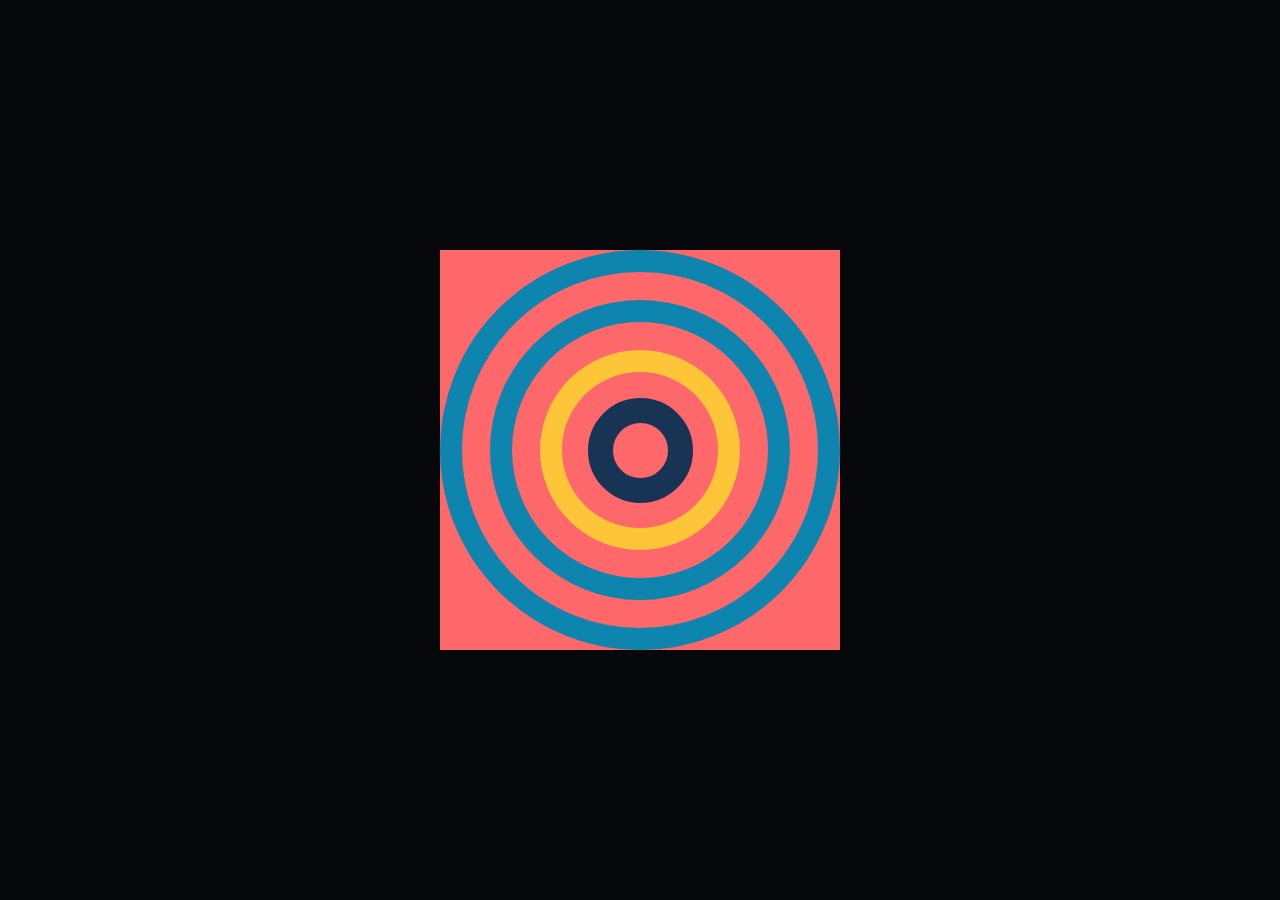
<file: index.html>
<!DOCTYPE html>
<html lang="en">
    <head>
        <meta charset="UTF-8" />
        <meta name="viewport" content="width=device-width, initial-scale=1.0" />
        <link rel="stylesheet" href="style.css" />
        <title>PlayCss</title>
    </head>

    <body class="flexbox">
        <div class="mainbox flexbox">
            <div class="circle4 flexbox c"></div>
            <div class="circle3 flexbox c"></div>
            <div class="circle2 flexbox c"></div>
            <div class="circle1 flexbox c"></div>
        </div>
    </body>
</html>
</file>
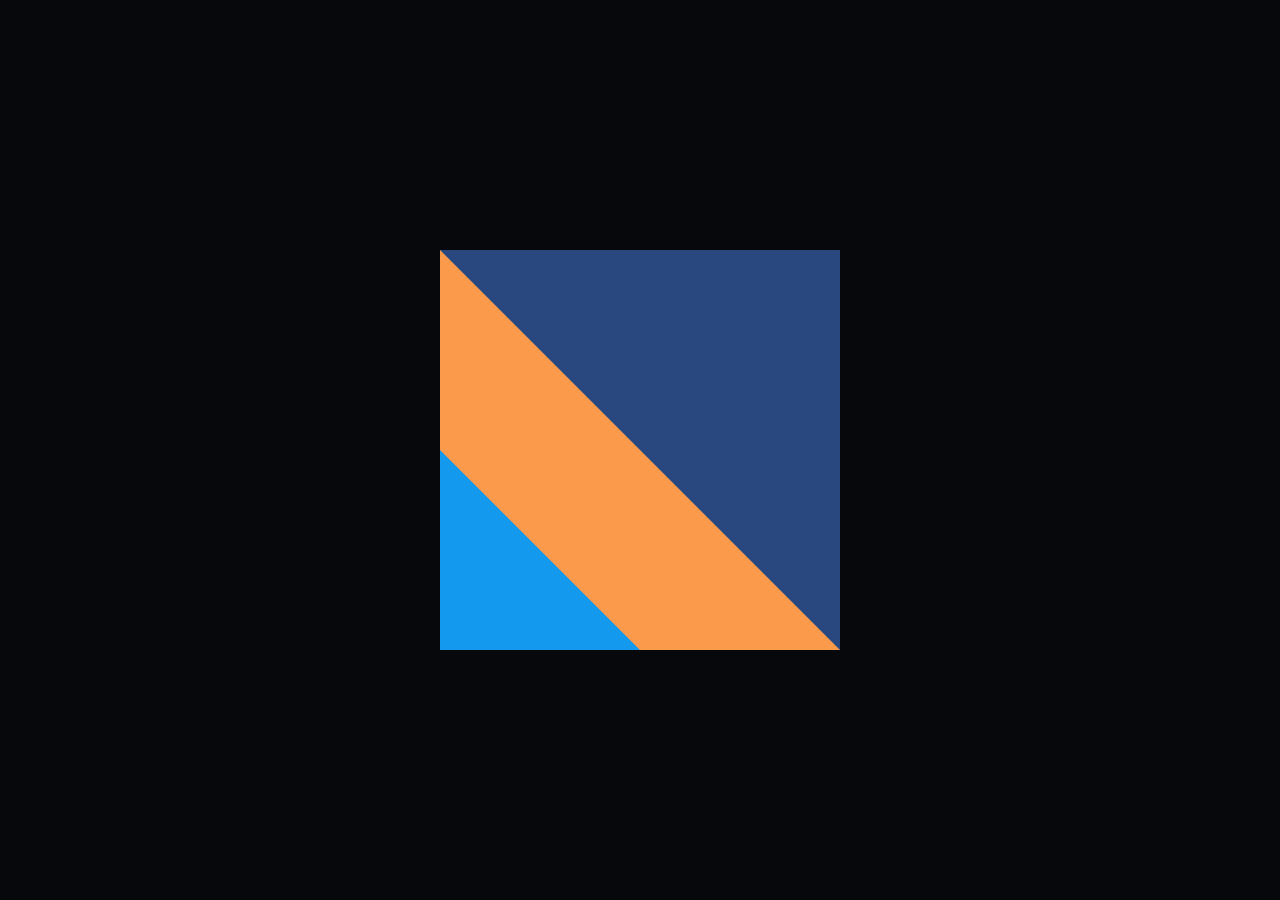
<file: 01feb2025/index.html>
<!DOCTYPE html>
<html lang="en">
<head>
    <meta charset="UTF-8">
    <meta name="viewport" content="width=device-width, initial-scale=1.0">
    <title>Document</title>
    <link rel="stylesheet" href="style.css">
</head>
<body>
    <div class="mainbox">
        <div class="triangle1">
            <div class="triangle2"></div>
        </div>
    </div>
</body>
</html>
</file>
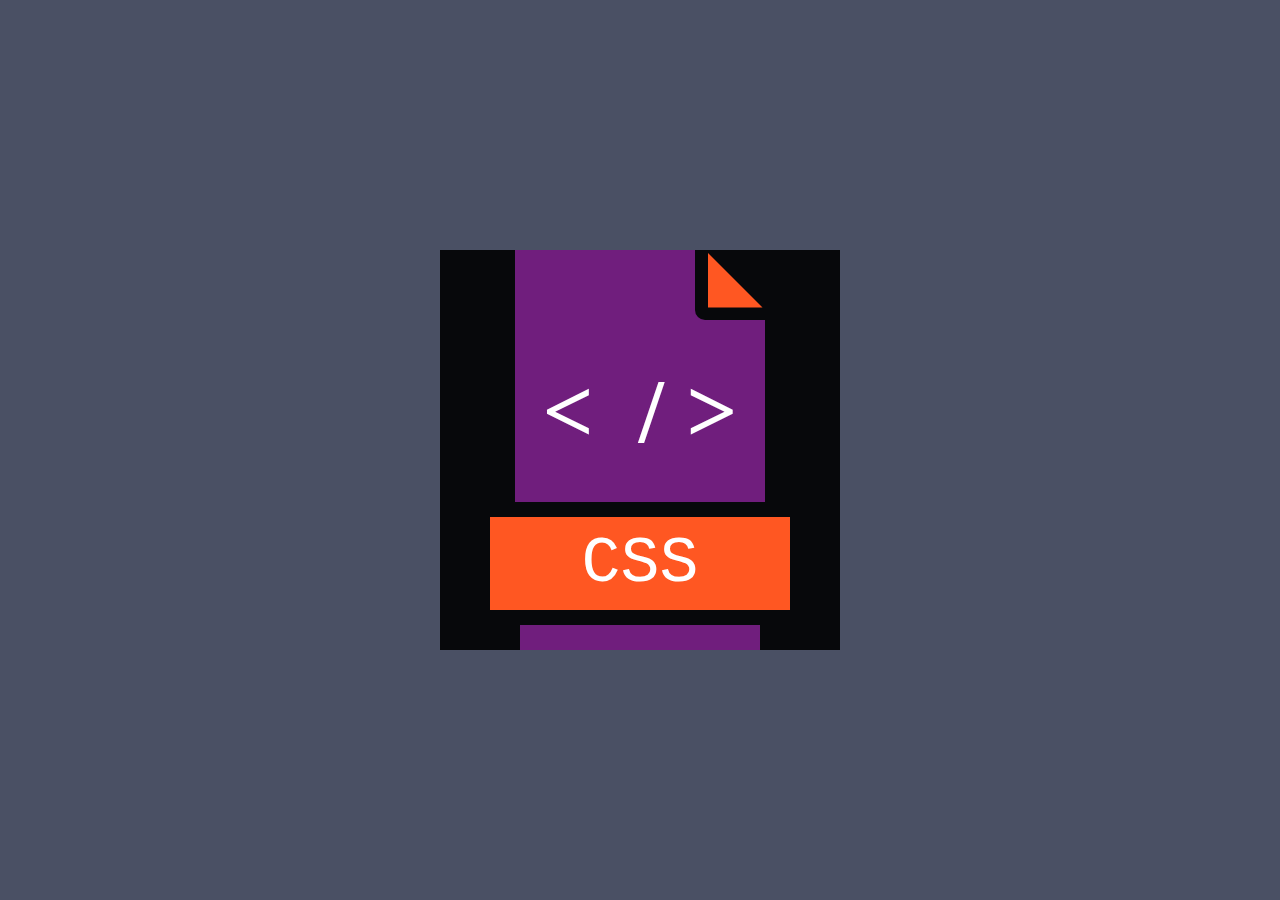
<file: 02feb2025/index.html>
<!DOCTYPE html>
<html lang="en">
<head>
    <meta charset="UTF-8">
    <meta name="viewport" content="width=device-width, initial-scale=1.0">
    <title>Document</title>
    <link rel="stylesheet" href="style.css">
</head>
<body>
    <div class="mainbox">
        <div class="box1">
            <div class="blackbox">
                <div class="triangle"></div>
                
            </div>
            <h1> &lt; &nbsp;/ &gt;</h1>
        </div>
        <div class="box2">
            <h1>CSS</h1>
        </div>
        <div class="box3"></div>
    </div>
</body>
</html>
</file>
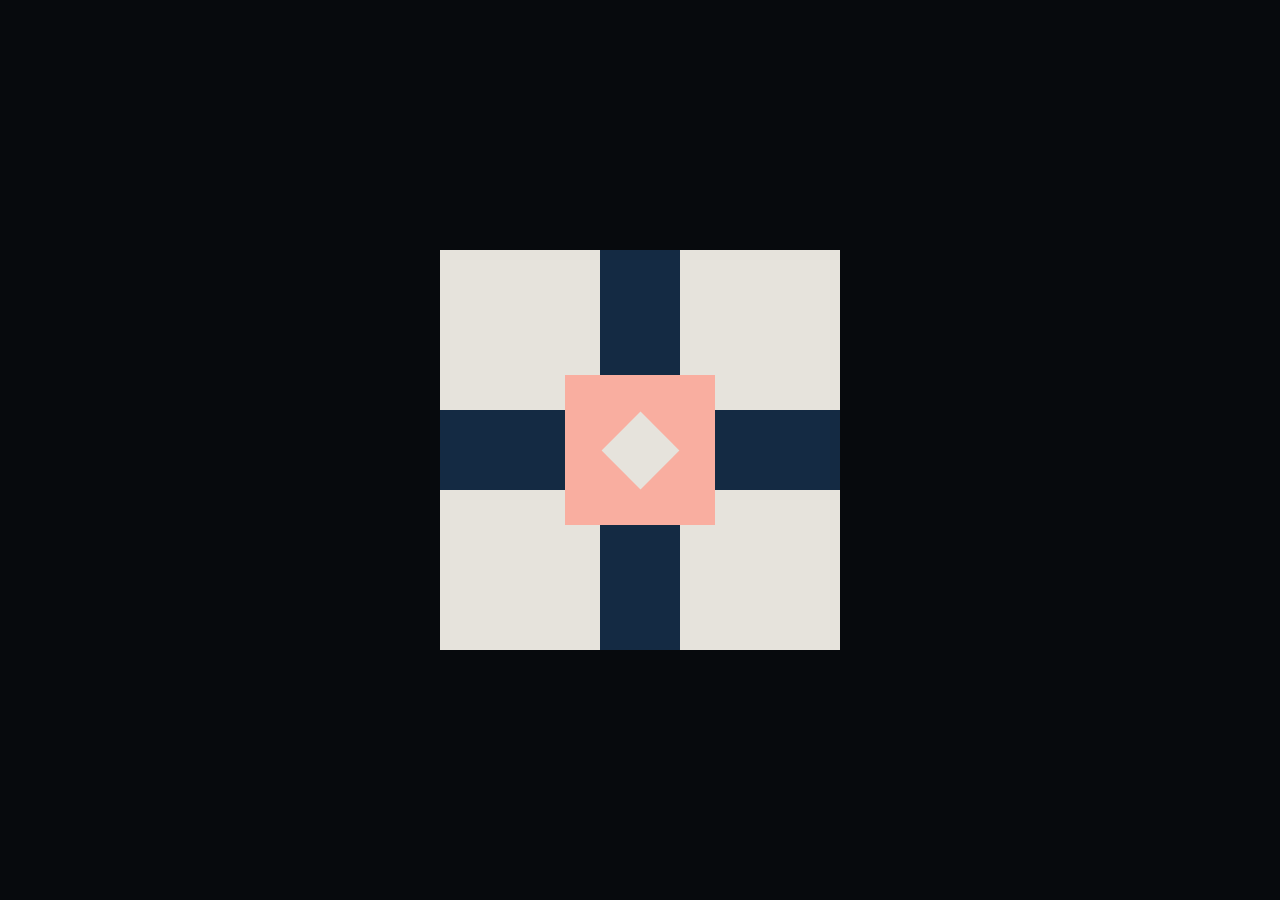
<file: 03feb2025/index.html>
<!DOCTYPE html>
<html lang="en">
<head>
    <meta charset="UTF-8">
    <meta name="viewport" content="width=device-width, initial-scale=1.0">
    <title>Document</title>
    <link rel="stylesheet" href="style.css">
</head>
<body>
    <div class="mainbox">
        <div class="upper">
            <div class="box"></div>
            <div class="box"></div>
        </div>
        <div class="lower">
            <div class="box"></div>
            <div class="box"></div>
        </div>
    </div>
    <div class="center">
        <div class="diamond"></div>
    </div>
</body>
</html>
</file>
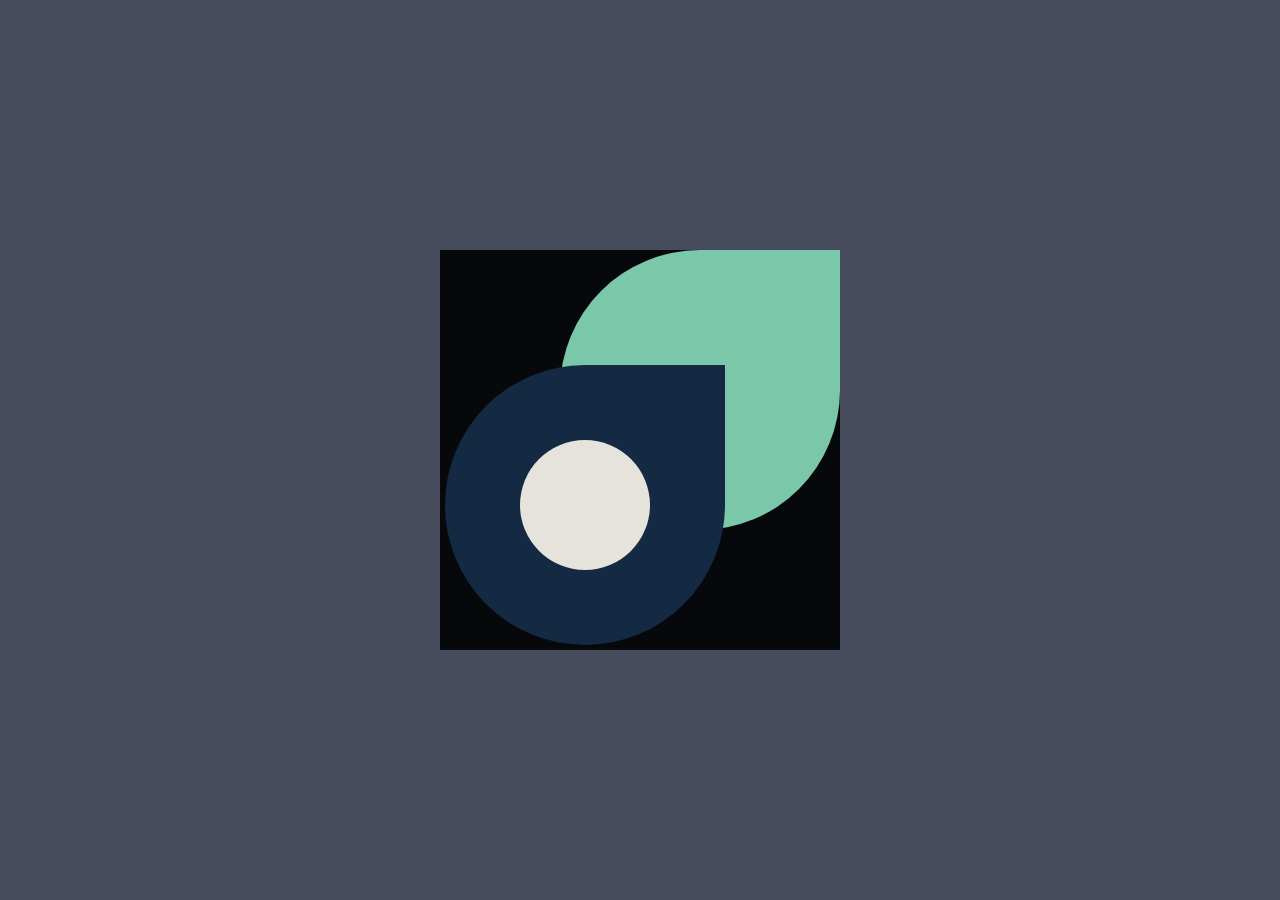
<file: 04feb2025/index.html>
<!DOCTYPE html>
<html lang="en">
<head>
    <meta charset="UTF-8">
    <meta name="viewport" content="width=device-width, initial-scale=1.0">
    <title>Document</title>
    <link rel="stylesheet" href="style.css">
</head>
<body>
    <div class="mainbox">
        <div class="circle0"></div>
        <div class="circle1">
            <div class="circle2"></div>
        </div>
    </div>
</body>
</html>
</file>
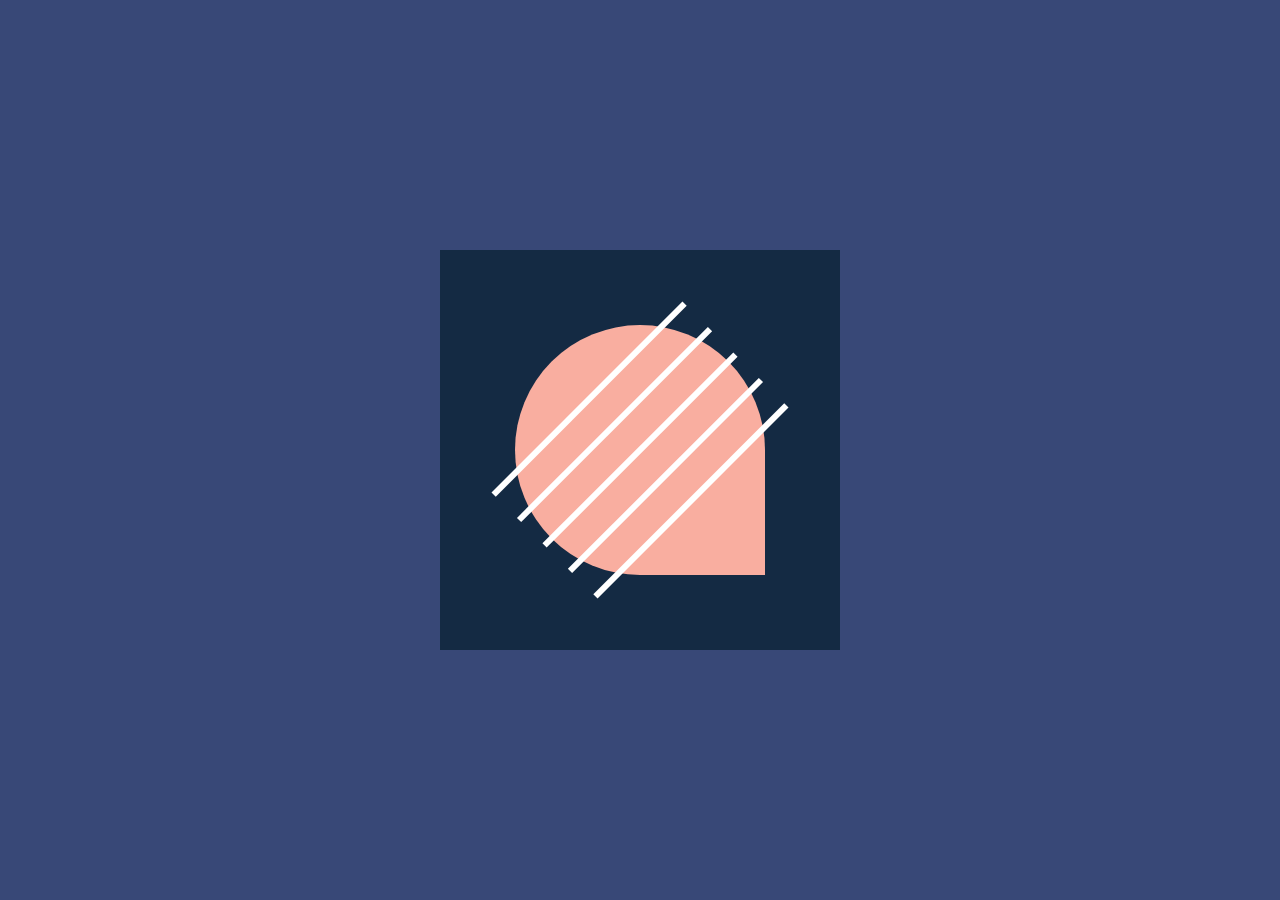
<file: 05feb2025/index.html>
<!DOCTYPE html>
<html lang="en">
<head>
    <meta charset="UTF-8">
    <meta name="viewport" content="width=device-width, initial-scale=1.0">
    <title>Document</title>
    <link rel="stylesheet" href="style.css">
</head>
<body>
    <div class="mainbox">
        <div class="coconut"></div>
        <div class="grill">
            <div class="bar"></div>
            <div class="bar"></div>
            <div class="bar"></div>
            <div class="bar"></div>
            <div class="bar"></div>
        </div>
    </div>
</body>
</html>
</file>
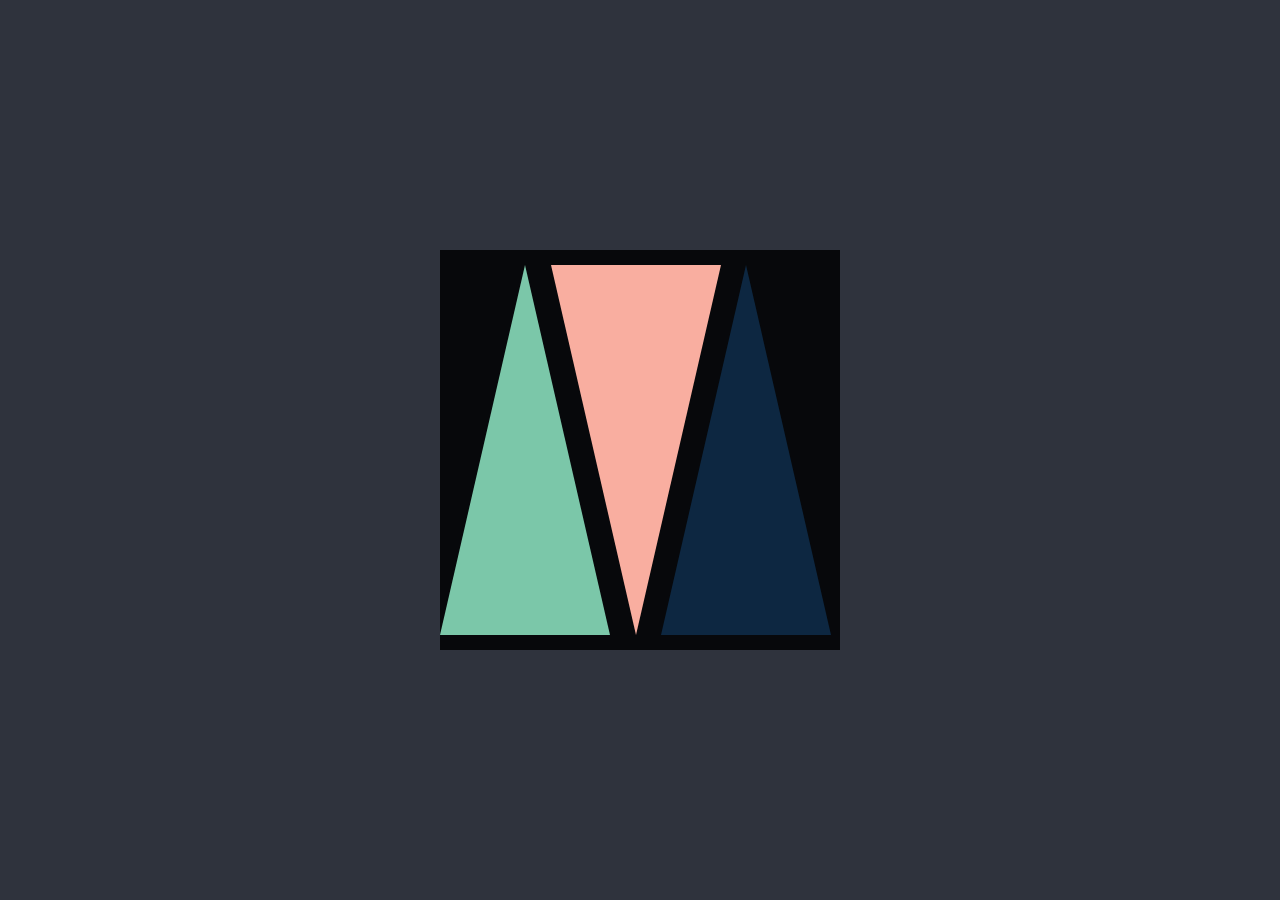
<file: 06feb2025/index.html>
<!DOCTYPE html>
<html lang="en">
<head>
    <meta charset="UTF-8">
    <meta name="viewport" content="width=device-width, initial-scale=1.0">
    <title>Document</title>
    <link rel="stylesheet" href="style.css">
</head>
<body>
    <div class="mainbox">
        <div class="triangle t1"></div>
        <div class="triangle t2"></div>
        <div class="triangle t3"></div>
    </div>
</body>
</html>
</file>
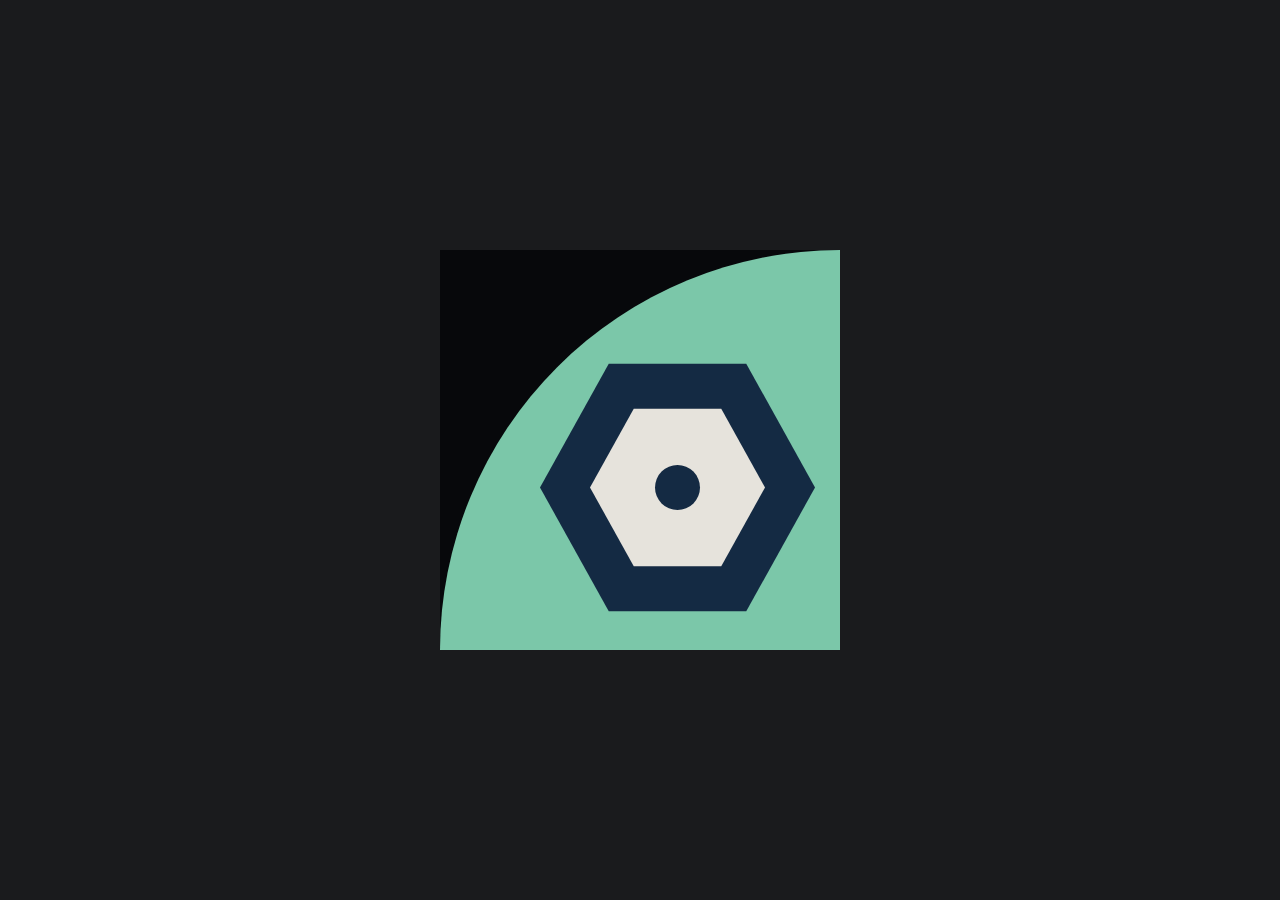
<file: 07feb2025/index.html>
<!DOCTYPE html>
<html lang="en">
<head>
    <meta charset="UTF-8">
    <meta name="viewport" content="width=device-width, initial-scale=1.0">
    <title>Document</title>
    <link rel="stylesheet" href="style.css">
</head>
<body class="flexbox">
    <div class="mainbox flexbox">
        <div class="circle1 ">
            <div class="hex1 flexbox">
                <div class="hex2 flexbox">
                    <div class="circle2"></div>
                </div>
            </div>
        </div>
    </div>
</body>
</html>
</file>
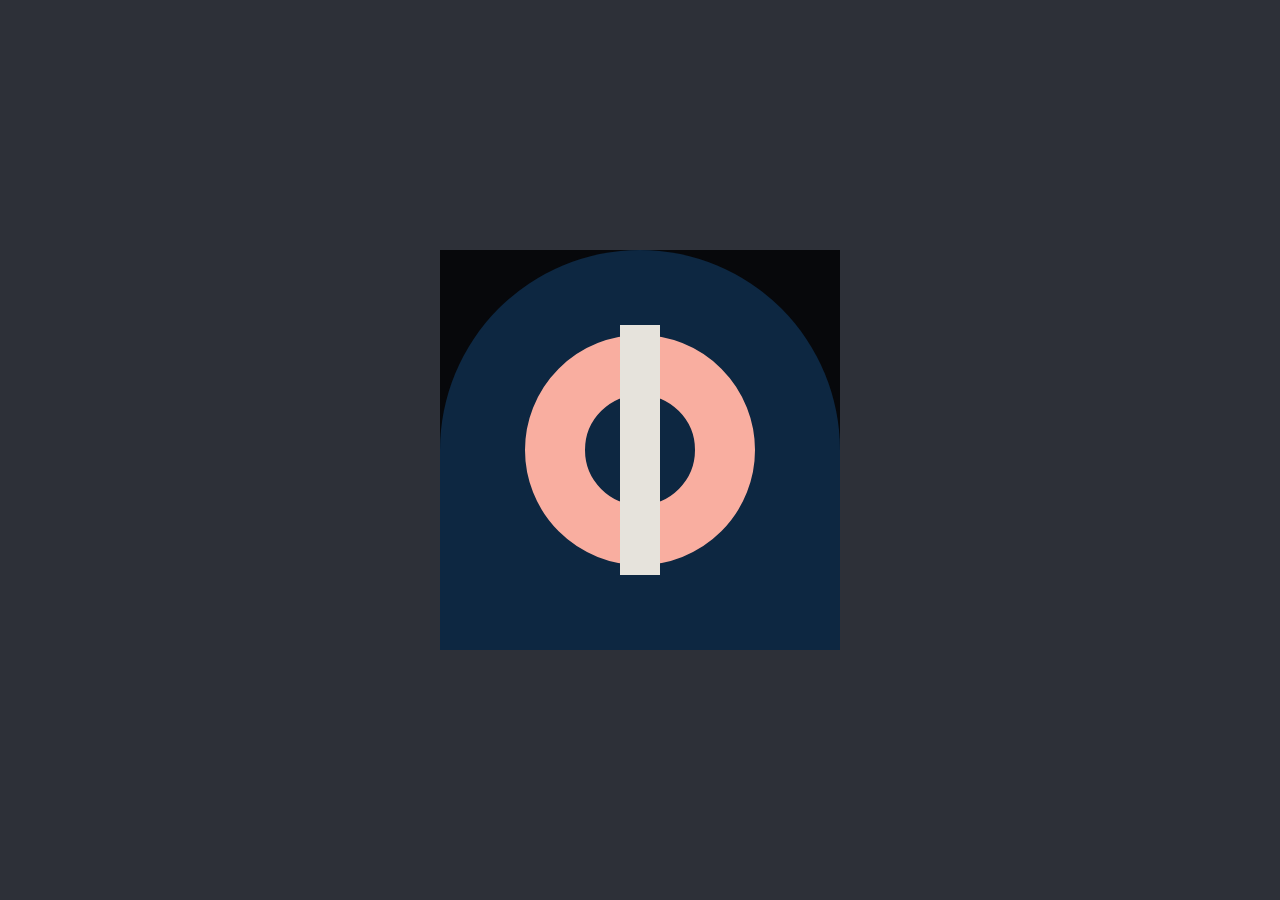
<file: 08feb2025/index.html>
<!DOCTYPE html>
<html lang="en">
<head>
    <meta charset="UTF-8">
    <meta name="viewport" content="width=device-width, initial-scale=1.0">
    <title>Document</title>
    <link rel="stylesheet" href="style.css">
</head>
<body>
    <div class="mainbox">
        <div class="tunnel">
            <div class="pcircle"></div>
        </div>
        <div class="bar"></div>
    </div>
</body>
</html>
</file>
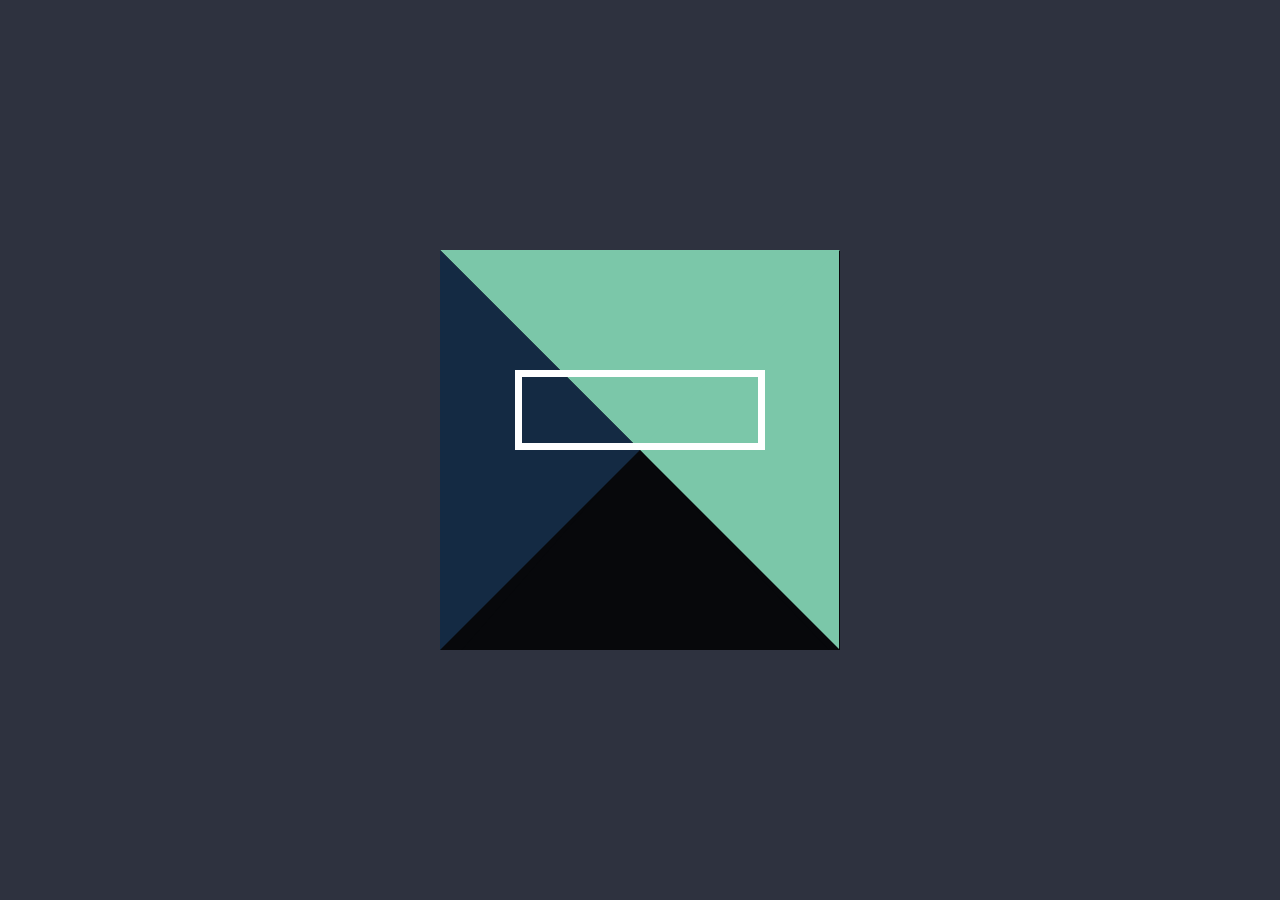
<file: 09feb2025/index.html>
<!DOCTYPE html>
<html lang="en">
<head>
    <meta charset="UTF-8">
    <meta name="viewport" content="width=device-width, initial-scale=1.0">
    <title>Document</title>
    <link rel="stylesheet" href="style.css">
</head>
<body>
    <div class="mainbox">
        <div class="triangle t1"></div>
        <div class="triangle t2"></div>
        <div class="triangle t3"></div>
        <div class="triangle t4"></div>
         <div class="box"></div>
    </div>
</body>
</html>
</file>
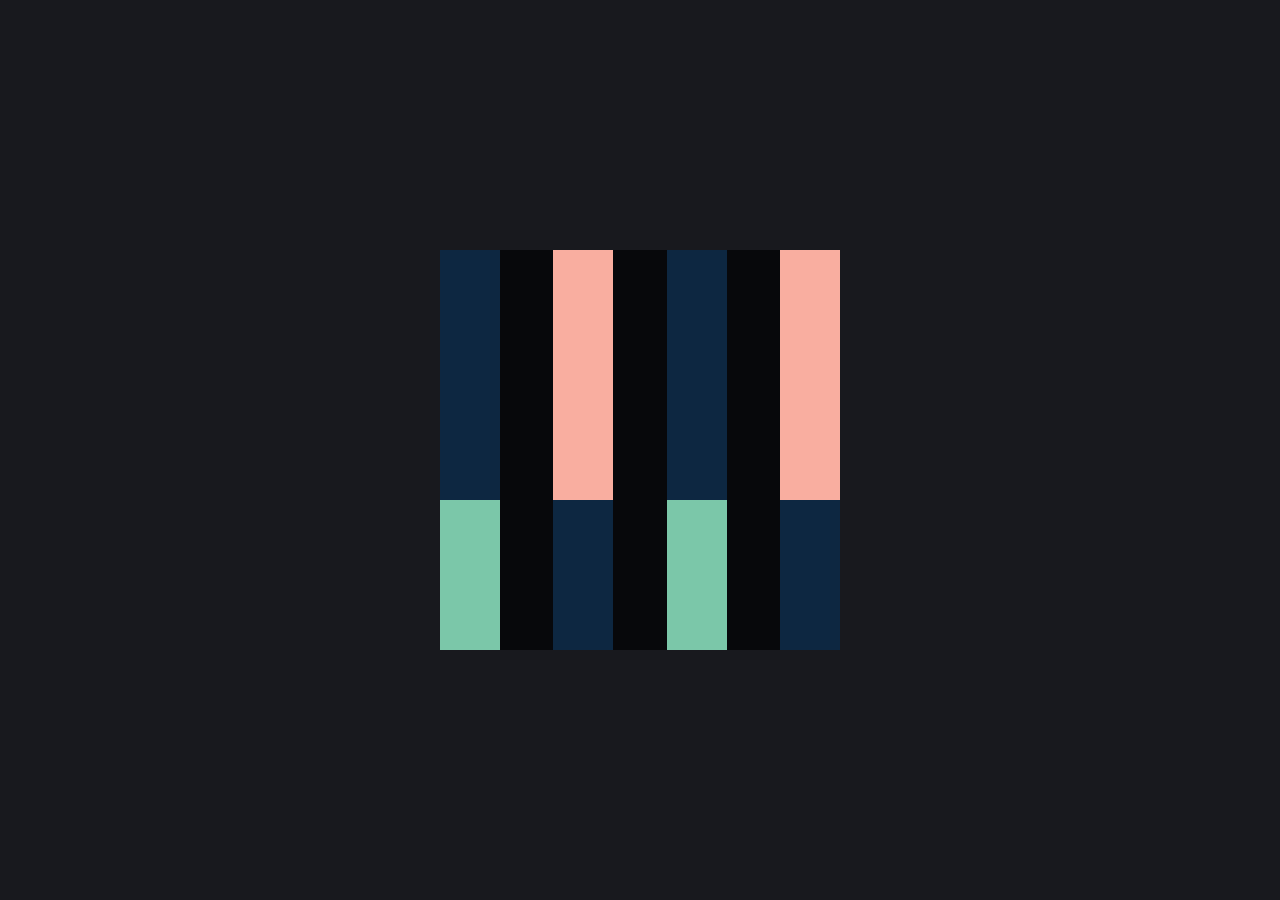
<file: 10feb2025/index.html>
<!DOCTYPE html>
<html lang="en">
<head>
    <meta charset="UTF-8">
    <meta name="viewport" content="width=device-width, initial-scale=1.0">
    <title>Document</title>
    <link rel="stylesheet" href="style.css">
</head>
<body>
    <div class="mainbox">
        <div class="bar">
            <div class="bar1"></div>
        </div>
        <div class="bar">
            <div class="bar2"></div>
        </div>
        <div class="bar">
            <div class="bar1"></div>
        </div>
        <div class="bar">
            <div class="bar2"></div>
        </div>
      
     </div>
</body>
</html>
</file>
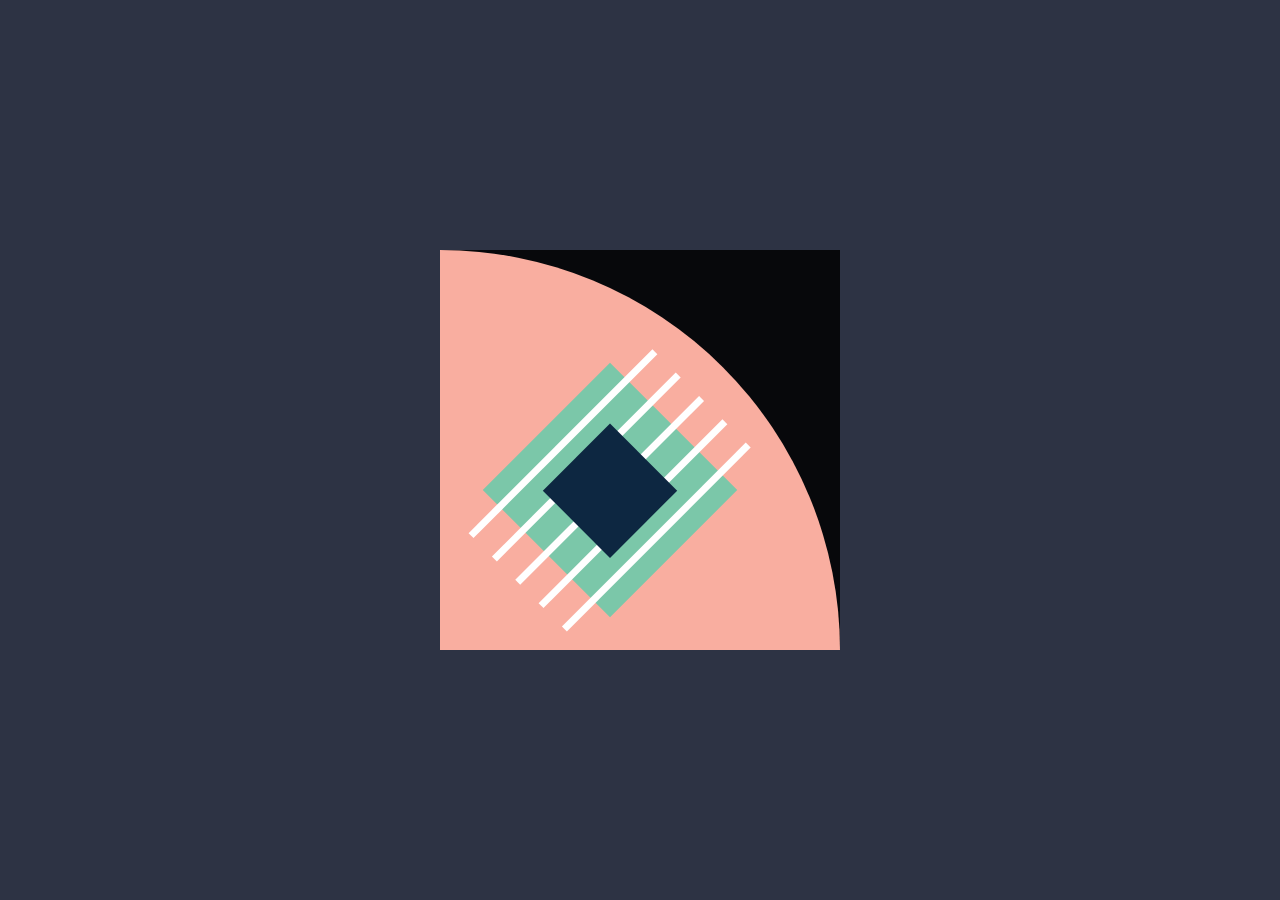
<file: 11feb2025/index.html>
<!DOCTYPE html>
<html lang="en">
<head>
    <meta charset="UTF-8">
    <meta name="viewport" content="width=device-width, initial-scale=1.0">
    <title>Document</title>
    <link rel="stylesheet" href="style.css">
</head>
<body>
    <div class="mainbox">
        <div class="pcb">
            <div class="chasis">
                <div class="chip"></div>
                <div class="pins">
                    <div class="pin"></div>
                    <div class="pin"></div>
                    <div class="pin"></div>
                    <div class="pin"></div>
                    <div class="pin"></div>
                </div>
            </div>
        </div>
    </div>
</body>
</html>
</file>
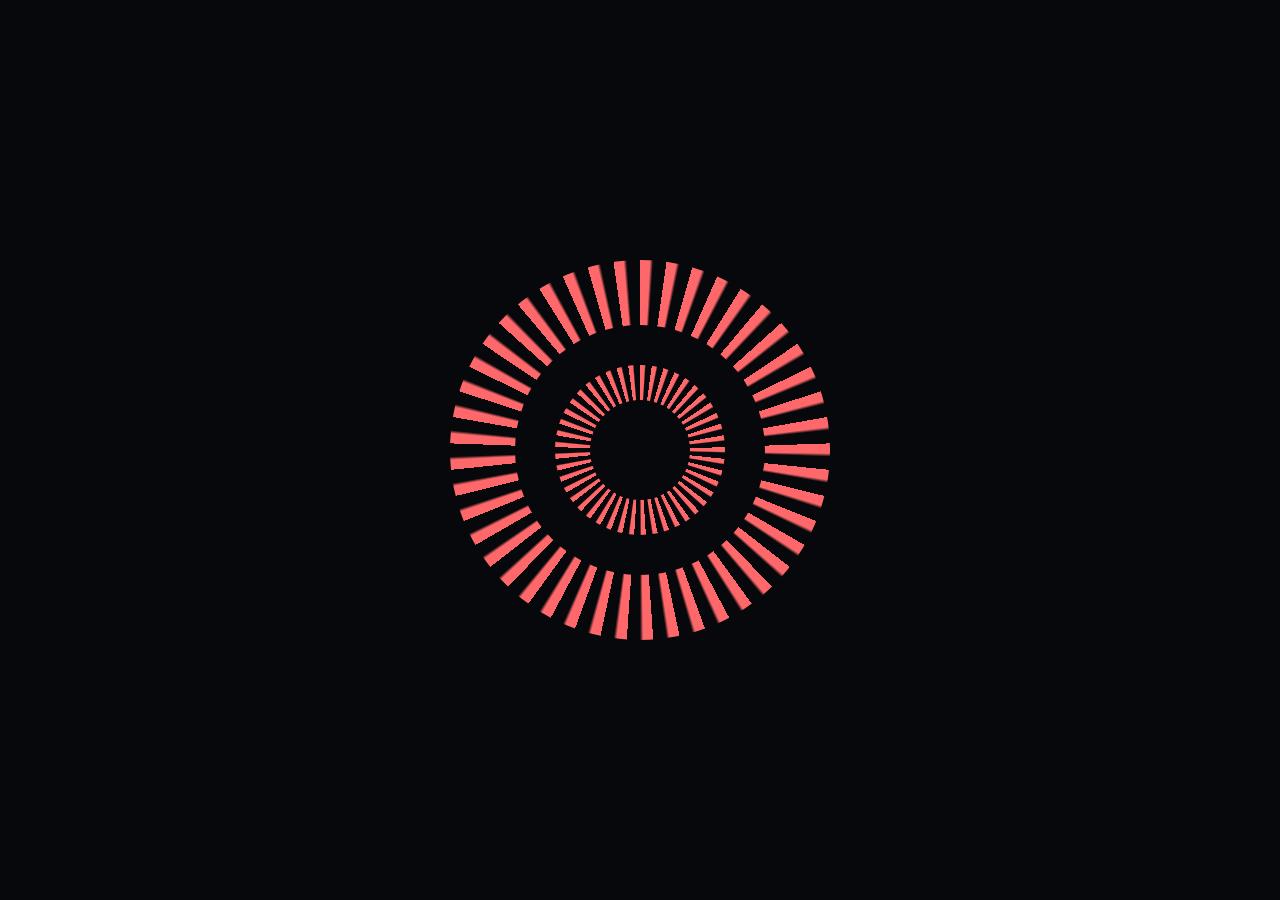
<file: 29jan2025/index.html>
<!DOCTYPE html>
<html lang="en">
<head>
    <meta charset="UTF-8">
    <meta name="viewport" content="width=device-width, initial-scale=1.0">
    <title>Document</title>
    <link rel="stylesheet" href="style.css">
</head>
<body>
   <div class="mainbox">
    <div class="bigcircle"></div>
    <div class="circle1">
        <div class="circle2"></div>
    </div>
   </div>

</body>
</html>
</file>
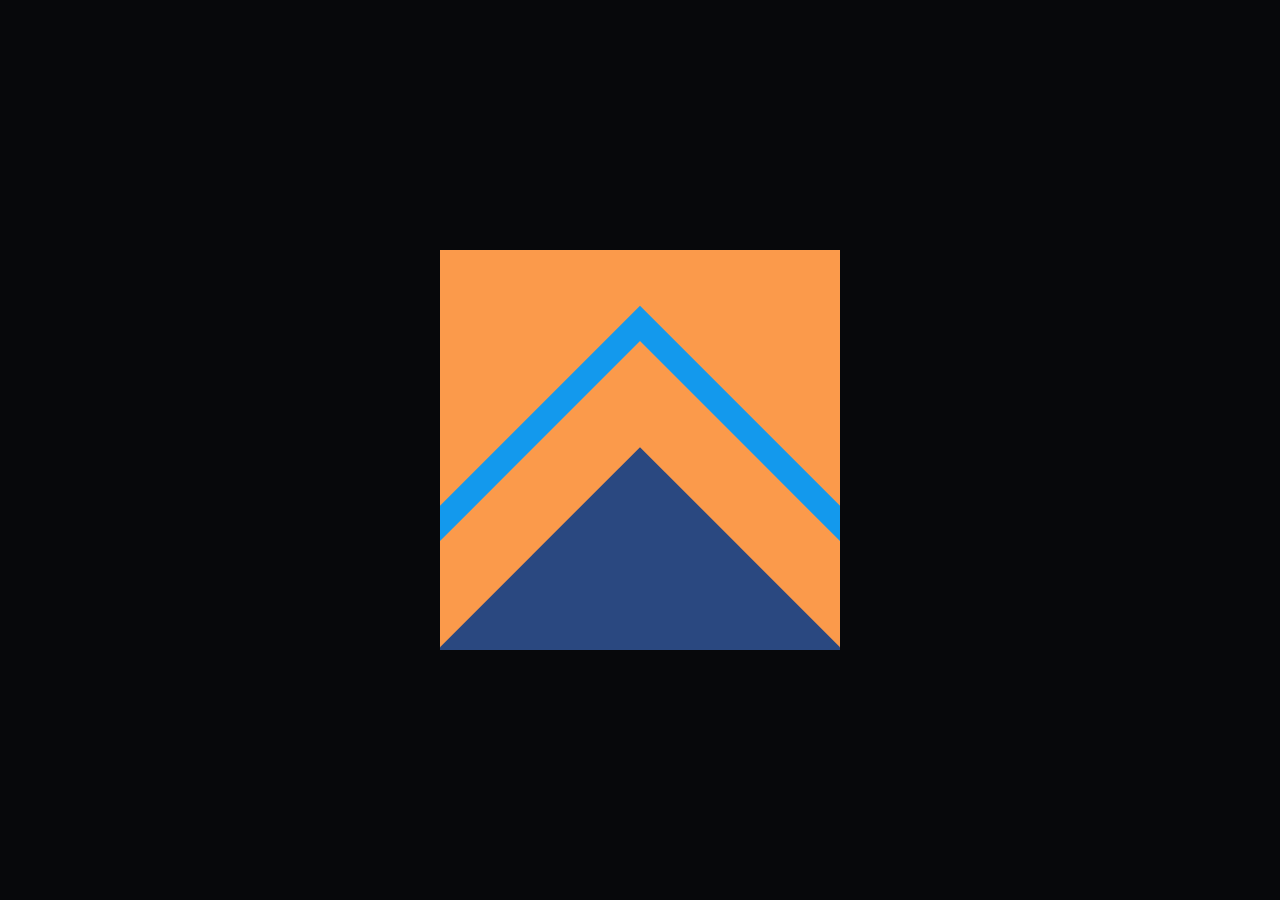
<file: 31jan2025/index.html>
<!DOCTYPE html>
<html lang="en">
<head>
    <meta charset="UTF-8">
    <meta name="viewport" content="width=device-width, initial-scale=1.0">
    <title>Document</title>
    <link rel="stylesheet" href="style.css">
</head>
<body>
    <div class="mainbox">
         <div class="box1">
            <div class="box2"></div>
         </div>
    </div>
</body>
</html>
</file>
<file: style.css>
* {
  padding: 0;
  margin: 0;
  box-sizing: border-box;
}
body {
  height: 100vh;
  width: 100vw;
  background-color:#07080B;
   
}
.mainbox {
  height: 400px;
  width: 400px;
  background-color:#FE686A;
  position: relative;
  overflow: hidden;
  
}
.flexbox{
  display: flex;
  justify-content: center;
  align-items: center;
}
.circle4{
  height: 400px;
  width: 400px;
  border-radius: 50%;
  border:22px solid #0E85AE;
  box-sizing: border-box;
}
.circle3{
  height: 300px;
  width: 300px;
  border-radius: 50%;
  border:22px solid #0E85AE;
}
.circle2{
  height: 200px;
  width: 200px;
  border-radius: 50%;
  border:22px solid #FEC539;
}
.circle1{
  height: 105px;
  width: 105px;
  border-radius: 50%;
  border:25px solid #173454;
}

.c{
  position: absolute;
  animation: c 5s ease-out infinite;
}

@keyframes c{
  0%{
    transform: scale(0);
    opacity: 0.5;
  }
}
</file>
<file: 01feb2025/style.css>
*{
    padding: 0;
    margin: 0;
    box-sizing: border-box;
}

body{
    height: 100vh;
    width: 100vw;
    background: #07080B;
    display: flex;
    justify-content: center;
    align-items: center;
}

.mainbox{
    height: 400px;
    width: 400px;
    background-color: #2A4880;
    display: flex;
    justify-content: center;
    align-items: center;
}
.triangle1{
    height: 400px;
    width: 400px;
    background-color: #FB9A4B;
    clip-path: polygon(0 0, 0% 100%, 100% 100%);
    display: flex;
    justify-content: start;
    align-items: end;
}

.triangle2{
    height: 200px;
    width: 200px;
    background-color: #1399ED;
    clip-path: polygon(0 0, 0% 100%, 100% 100%);
    animation: tri1 5s linear infinite;
}

@keyframes tri1{
    50%{
         
        transform:  translate(200px,-200px) rotateY(180deg);
        opacity: 0;
        background-color: #2A4880;
    }
}
</file>
<file: 02feb2025/style.css>
*{
    padding: 0;
    margin: 0;
    box-sizing: border-box;
}
body{
    height: 100vh;
    width: 100vw;
    background-color: #4a5064;
    display: flex;
    justify-content: center;
    align-items: center;

}
.mainbox{
    height: 400px;
    width: 400px;
    background-color: #07080B;
    display: flex;
    flex-direction: column;
    justify-content: center;
    align-items: center;
    position: relative;
    overflow: hidden;
}
.box1{
    height: 300px;
    width: 250px;
    background-color: #701E7D;
    overflow: hidden;
}
.blackbox{
    height: 70px;
    width: 70px;
    background-color: #07080B;
    margin-left: 180px;
    display: flex;
    justify-content: center;
    align-items: center;
  border-radius: 0px 0px 0px 10px;
}
.triangle{
    height: 55px;
    width: 55px;
    background-color: #FF5722;
    clip-path: polygon(0% 0, 0% 100%, 100% 100%);
   margin-left: 10px;
    margin-bottom: 10px;
}
.box1 h1{
    color:#FFFFFF ;
    font-size: 90px;
    text-align: center;
     font-weight: bolder;
  margin-top:40px;
  animation: b1h1 2s linear infinite;
}


@keyframes b1h1{
    50%{
        transform: translate(0px,-200px) scale(0);
    }
}
.box2{
    height: 140px;
    width: 330px;
    background-color: #FF5722;
    display: flex;
    justify-content: center;
    align-items: center;
    border: 15px solid  #07080B;
    overflow: hidden;
}
.box2 h1{
    color: #FFFFFF;
  font-size:65px;
    font-family: 'Courier New', Courier, monospace;
    font-weight: 200;
     animation: b3h1 2s linear infinite;
}

@keyframes b3h1{
    50%{
        transform: translate(0px,200px);
    }
}
.box3{
    height: 30px;
    width: 240px;
    background-color:#701E7D ;
}
</file>
<file: 03feb2025/style.css>
*{
    margin: 0;
    padding: 0;
    box-sizing: border-box;
}
body{
    height: 100vh;
    width: 100vw;
    background-color: #070a0d;
    display: flex;
    justify-content: center;
    align-items: center;
    
}
.mainbox{
    height: 400px;
    width: 400px;
    background-color: #142A43;
    display: flex;
    flex-direction: column;
    gap: 50px;
      justify-content: space-between;
    align-items: center;
    position: relative;
    overflow: hidden;
    animation: mainbox 2s ease-in-out infinite;
}


.upper,.lower{
    width: 400px;
    display: flex;
    justify-content: space-between;
    animation: mainbox 2s ease-in-out infinite;
}

@keyframes mainbox{
    50%{
         justify-content: center;
    }
    }
.box{
    height: 160px;
    width: 160px;
    background-color:#E6E3DC ;
    animation: box 2s ease-in-out infinite;
}
 

@keyframes box{
    50%{
         border-radius: 50%;
         transform: scale(0);
    }
}
.center{
    height: 150px;
    width: 150px;
    background-color: #F9AEA0;
    position: absolute;
    display: flex;
    justify-content: center;
    align-items: center;
}
.diamond{
    height: 55px;
    width: 55px;
    background-color: #E6E3DC;
    transform: rotate(45deg);
    animation: diamond 2s ease-in-out  infinite;
}

@keyframes diamond {
    50%{
        transform: rotateX(215deg) scale(0);
    }
}
</file>
<file: 04feb2025/style.css>
*{
    padding: 0;
    margin: 0;
    box-sizing: border-box;
}

body{
    height: 100vh;
    width: 100vw;
    background-color: #474c5d ;
    display: flex;
    justify-content: center;
    align-items: center;

}
.mainbox{
    height: 400px;
    width: 400px;
    background-color:  #07080B;
    display: flex;
    justify-content: center;
    align-items: center;
    position: relative;
    overflow: hidden;
}

.circle1{
    height: 280px;
    width: 280px;
    border-radius: 50%  0% 50% 50%;
    background-color: #142A43;
    display: flex;
    justify-content: center;
    align-items: center;
    position: absolute;
    top: 115px;
    right: 115px;
    animation: c1 2s ease-in-out infinite;
}

@keyframes c1{
    50%{ 
        transform: translate(115px,-115px) rotateY(360deg);
        opacity: 0;
    }
}
.circle2{
    height: 130px;
    width: 130px;
    border-radius: 50%;
    background-color: #E6E3DC;
}


.circle0{
    height: 280px;
    width: 280px;
    border-radius: 50%  0% 50% 50%;
    background-color: #7BC7A9;
    display: flex;
    justify-content: center;
    align-items: center;
    position: absolute;
    top: 0px;
    right: 0px;
}
</file>
<file: 05feb2025/style.css>
* {
    padding: 0;
    margin: 0;
    box-sizing: border-box;
}
body {
    height: 100vh;
    width: 100vw;
    background-color: #384877;
    display: flex;
    justify-content: center;
    align-items: center;
}
.mainbox{
    height: 400px;
    width: 400px;
    background-color: #142A43;
    display: flex;
    justify-content: center;
    align-items: center;
    overflow: hidden;
    position: relative;
}
.coconut{
    height: 250px;
    width: 250px;
    border-radius:  50% 50% 0% 50%;
    background-color: #F9AEA0;
}
.grill{
    display: flex;
    flex-direction: column;
    gap: 30px;
    position: absolute;
    transform: rotate(135deg);
    animation: grill 2s ease-in-out infinite;
}

@keyframes grill {
    0%{
         
        gap: 0px;
        opacity: 0;
         
    }
    50%{
         
        gap: 10px;
    }
    75%{
         
        gap: 20px;
    }
    100%{
         
        gap: 30px;
    }
}

.bar{
    height: 6px;
    width: 270px;
    background-color:#FFFFFF ;
}
</file>
<file: 06feb2025/style.css>
*{
    padding: 0;
    margin: 0;box-sizing: border-box;
}

body{
    height: 100vh;
    width: 100vw;
    background-color:  #2f333d;
    display: flex;
    justify-content: center;
    align-items: center;
}

.mainbox{
    height: 400px;
    width: 400px;
    background-color:  #07080B;
    display: flex;
    justify-content: center;
    align-items: center;
    position: relative;
    overflow: hidden;
}
.triangle{
    height: 370px;
    width: 170px;
    clip-path: polygon(50% 0%, 0% 100%, 100% 100%);
    position: absolute;
}
.t1{
    background-color: #7BC7A9;
    left:0px;
}
.t2{
    background-color: #F9AEA0;
    transform: rotate(180deg);
    left: 111px;
    z-index: 100;
    animation: t2 4s ease-in-out infinite;
}
@keyframes t2{
    50%{
        transform:scale(0.1);
         left: 400px;
    }
}
.t3{
    background-color: #0D2741;
    left: 221px;
}

.t1,.t3{
    z-index: 99;
    animation: tr13 4s ease-in-out infinite;
}

@keyframes tr13{
    50%{
        transform: rotateX(360deg);
    }
}
</file>
<file: 07feb2025/style.css>
* {
    padding: 0;
    margin: 0;
    box-sizing: border-box;
}
body {
    height: 100vh;
    width: 100vw;
    background-color: #1a1b1d;
}
.flexbox {
    display: flex;
    justify-content: center;
    align-items: center;
}
.mainbox {
    height: 400px;
    width: 400px;
    background-color: #07080b;
    overflow: hidden;
    position: relative;
}
.circle1 {
    height: 800px;
    width: 800px;
    border-radius: 800px;
    background-color: #7bc7a9;
    position: absolute;
    top: 0px;
    left: 0px;
}

.hex1 {
    height: 275px;
    width: 275px;
    background-color: #142a43;
    clip-path: polygon(25% 5%, 75% 5%, 100% 50%, 75% 95%, 25% 95%, 0% 50%);
    position: absolute;
    top: 100px;
    left: 100px;
    animation: hex1 4s ease-in-out infinite;
}

@keyframes hex1{
    50%{
        transform: rotateZ(180deg);
    }
}
.hex2 {
    height: 175px;
    width: 175px;
    background-color: #e6e3dc;
    clip-path: polygon(25% 5%, 75% 5%, 100% 50%, 75% 95%, 25% 95%, 0% 50%);
    animation: hex2 4s ease-in-out infinite;
}

@keyframes hex2{
    50%{
        transform: rotateX(180deg) scale(.5);
    }
}

.circle2 {
    height: 45px;
    width: 45px;
    border-radius: 50%;
    background-color: #142a43;
}
</file>
<file: 08feb2025/style.css>
*{
    padding: 0;
    margin: 0;
    box-sizing: border-box;
}

body{
    height: 100vh;
    width: 100vw;
    background-color: #2d3038 ;
    display: flex;
    justify-content: center;
    align-items: center;
}

.mainbox{
    height: 400px;
    width: 400px;
    background-color:  #07080B;
    display: flex;
    justify-content: center;
    align-items: center;
    position: relative;
}
.tunnel{
    height: 400px;
    width: 400px;
    background-color: #0D2741;
    border-radius: 200px 200px 0px 0px;
    display: flex;
    justify-content: center;
    align-items: center;
}
.pcircle{
    height: 230px;
    width: 230px;
    border-radius: 50%;
    border:  60px solid #F9AEA0;
}
.bar{
    height: 250px;
    width: 40px;
    background-color:#E6E3DC ;
    position: absolute;
    animation: bar 4s ease-in-out infinite;
}

@keyframes bar{
    50%{
        transform: rotate(360deg) scale(.4);
    }
}
</file>
<file: 09feb2025/style.css>
*{
    margin: 0;
    padding: 0;
    box-sizing: border-box;
}

body{
    height: 100vh;
    width: 100vw;
    background-color: #2e323f ;
    display: flex;
    justify-content: center;
    align-items: center;
}

.mainbox{
    height: 400px;
    width: 400px;
    background-color:  #07080B;
    display: flex;
    justify-content: center;
    align-items: center;
    position: relative;
    overflow: hidden;
}

.triangle{
    height: 400px;
    width: 400px;
    position: absolute;
    animation: tr 4s ease-out infinite;
}

@keyframes tr{
    50%{
        transform: rotateY(360deg) rotateX(45deg);
    }
}
.t1{
    background-color: #7BC7A9;
    clip-path: polygon(50% 50%, 0 0, 100% 0);
}
.t2{
    background-color:  #7BC7A9;
    clip-path: polygon(50% 50%, 100% 100%, 100% 0);
    top: -1px;
    left: -1px;
}

.t3{
    background-color: #07080B;
    clip-path: polygon(48% 45%, 0% 100%, 100% 100%);
    top: 18px;
    left: 6px;
}

.t4{
    background-color: #142A43;
    clip-path: polygon(50% 50%, 0 0, 0 100%);
    top:0px;
    left: 0px;
}
.box{
    height: 80px;
    width: 250px;
    border: 7px solid #FFFFFF;
    position: absolute;
    top: 120px;
    animation: box 4s ease-in infinite;
}

@keyframes box{
    50%{
        transform: translate(0px,300px);
        opacity: 0;
    }
}
</file>
<file: 10feb2025/style.css>
*{
    padding: 0;
    margin: 0;
    box-sizing: border-box;
}
body{
    height: 100vh;
    width: 100vw;
    background-color: #18191e ;
    display: flex;
    justify-content: center;
    align-items: center;
}

.mainbox{
    height: 400px;
    width: 400px;
    background-color: #07080B;
    display: flex;
     
    justify-content: space-between;
    align-items: center;

}
.bar{
    height: 400px;
    width: 60px;
    background-color: #0D2741;
}
.bar:nth-child(odd){
    display: flex;
    flex-direction: column;
    justify-content: end;
}
.bar1{
    height: 150px;
    width: 60px;
    background-color: #7BC7A9;
    animation: bar1 2s ease-in-out infinite;
}

@keyframes bar1{
    50%{
     height: 400px;
    }
     
 }
.bar2{
    height: 250px;
    width: 60px;
    background-color: #F9AEA0;
    animation: bar2 2s ease-in-out infinite;
}


 @keyframes bar2{
    50%{
      opacity: 0;
    }
     
 }
</file>
<file: 11feb2025/style.css>
*{
    padding: 0;
    margin: 0;
    box-sizing: border-box;
}

body{
    height: 100vh;
    width: 100vw;
    background-color: #2d3344;
    display: flex;
    justify-content: center;
    align-items: center;
}

.mainbox{
    height: 400px;
    width: 400px;
    background-color: #07080B;
    display: flex;
    justify-content: center;
    align-items: center;
    position: relative;
    overflow: hidden;
}

.pcb{
    height: 800px;
    width: 800px;
    border-radius: 50%;
    background-color:#F9AEA0 ;
    position: absolute;
    top: 0px;
  left: -400px;
}

.chasis{
    height: 180px;
    width: 180px;
    background-color: #7BC7A9;
    position: absolute;
    right: 140px;
    top: 150px;
    transform: rotate(45deg);
    display: flex;
    justify-content: center;
    align-items: center;
}
.chip{
    height: 95px;
    width: 95px;
    background-color:#0D2741 ;
    z-index: 100;
    animation: chip 1s linear infinite;
   
}
@keyframes chip{
    50%{
        box-shadow: 3px 3px 10px #0D2741 ,-3px -3px 10px #0D2741;
        transform: scale(.95);
        border-radius: 5px;
    }
}

.pins{
    display: flex;
    flex-direction: column;
    gap: 26px;
    transform: rotate(90deg);
    position: absolute;
    z-index: 99;
}

.pin{
    height: 7px;
    width: 260px;
    background-color: #FFFFFF;
}
</file>
<file: 29jan2025/style.css>
*{
    padding: 0;
    margin: 0;
    box-sizing: border-box;
}
body{
    display: flex;
    justify-content: center;
    align-items: center;
    height: 100vh;
    width: 100vw;
    margin: 0;
    background-color:#07080B;
    position: relative;
}

.mainbox{
    display: flex;
    justify-content: center;
    align-items: center;
}
.bigcircle{
    width: 380px;
    height: 380px;
    border-radius: 50%;
    background: repeating-conic-gradient(
        #FE686A 0deg 3deg,
        #07080B 4deg 8deg
    );
    animation: c 10s linear infinite;
     
}
@keyframes c{
    50%{
        transform: rotate(360deg);
    }
}

.circle1{
    height: 250px;
    width: 250px;
    border-radius: 50%;
    border: 40px solid #07080B;
    position: absolute;
    display: flex;
    justify-content: center;
    align-items: center;
}


.circle2{
    height: 100px;
    width: 100px;
    border-radius: 50%;
     background-color:#07080B;
    position: absolute;
    animation: c2 2s linear infinite;
}
@keyframes c2{
    50%{
        transform: scale(2);
    }
}
</file>
<file: 31jan2025/style.css>
*{
    padding: 0;
    margin: 0;
    box-sizing: border-box;
}

body{
    height: 100vh;
    width: 100vw;
    background-color:#07080B ;
    display: flex;
    justify-content: center;
    align-items: center;
}

.mainbox{
    height: 400px;
    width: 400px;
    background-color: #FB9A4B;
    overflow: hidden;
    position: relative;
    display: flex;
    justify-content: center;
    align-items: center;
}
.box1{
    height: 600px;
    width: 600px;
    background-color: transparent;
    transform: rotate(45deg);
    border: 25px solid #1399ED;
    position: absolute;
    top: 180px;
    display: flex;
    justify-content: center;
    align-items: center;
    animation: box1 2s linear infinite;
}

@keyframes box1{
50%{
    box-shadow: 10px 10px 100px #2A4880;
}
}
.box2{
    height: 300px;
    width: 300px;
    background-color: #2A4880;
    position: absolute;
    top: 75px;
    left: 75px;
    animation: box2 2s linear infinite;
}

@keyframes box2{
    50%{
transform:  scale(0);
opacity: 0;
 
    }
}
</file>
